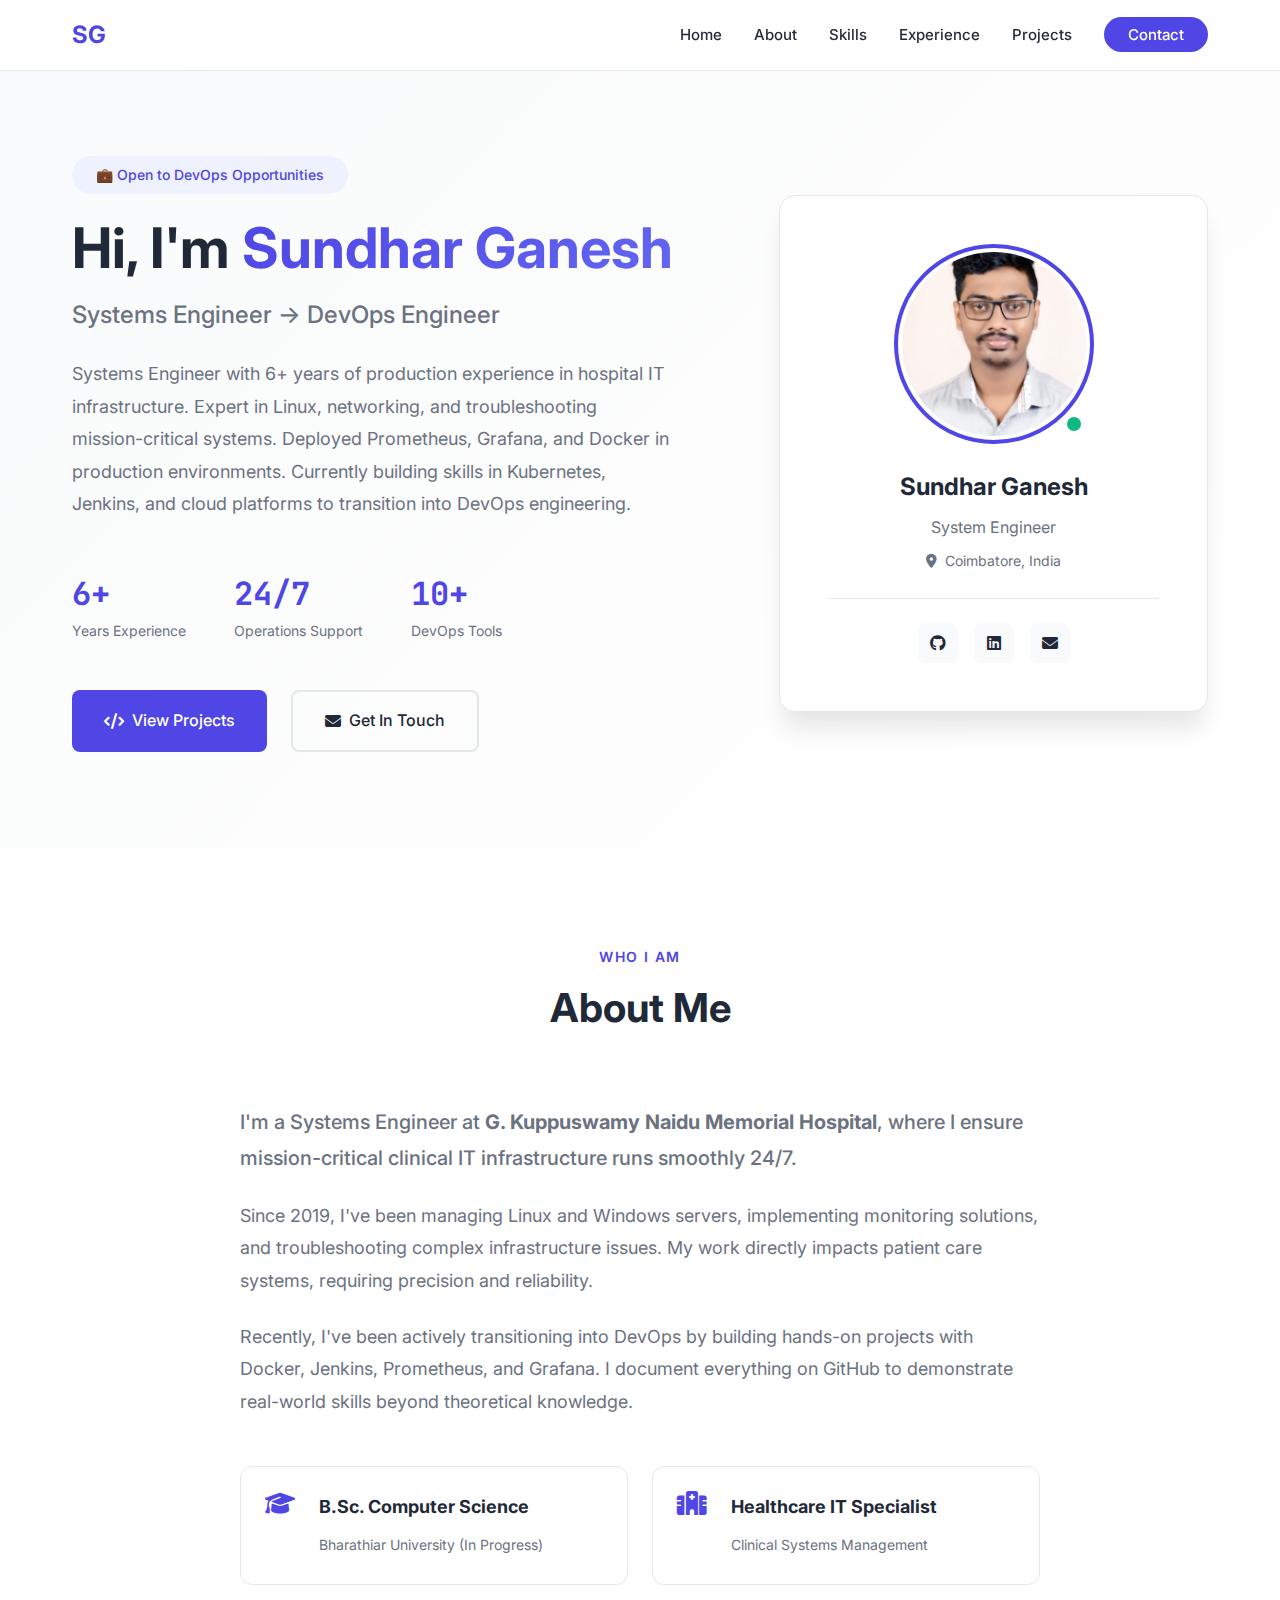
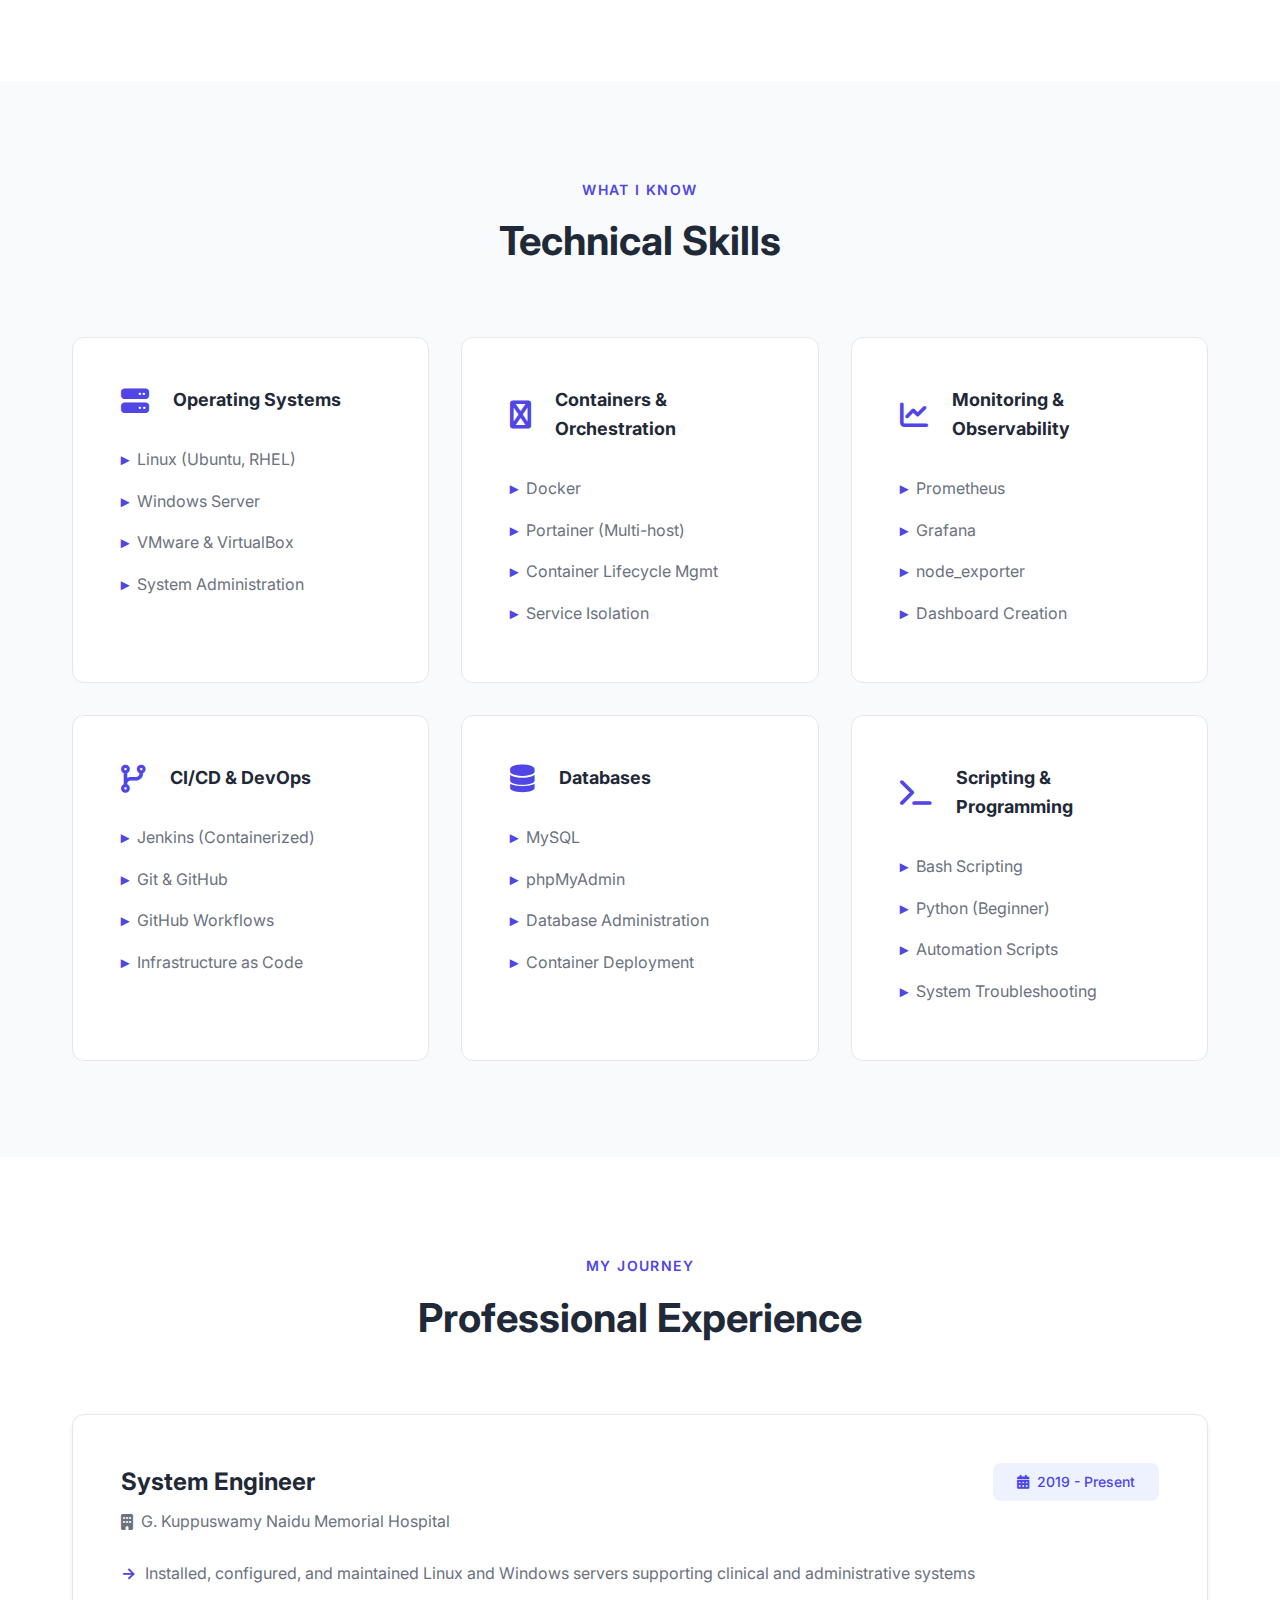
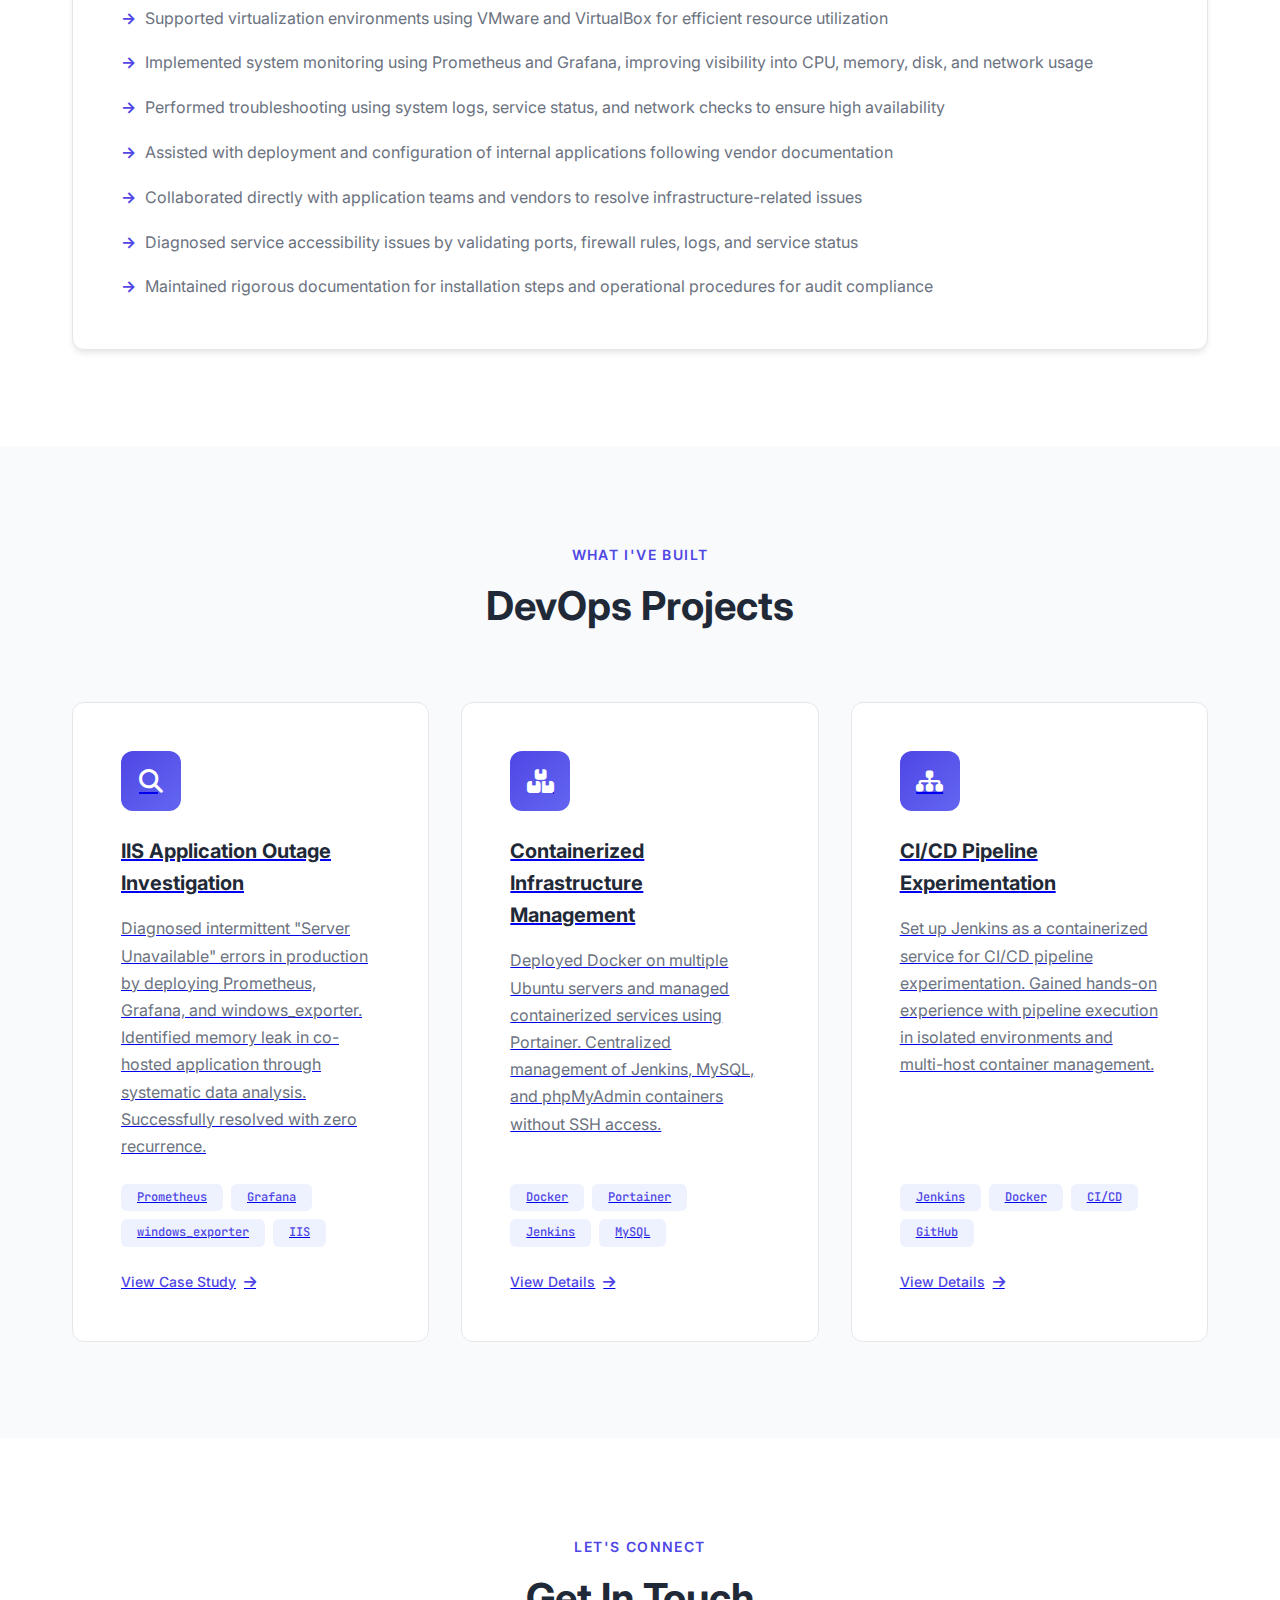
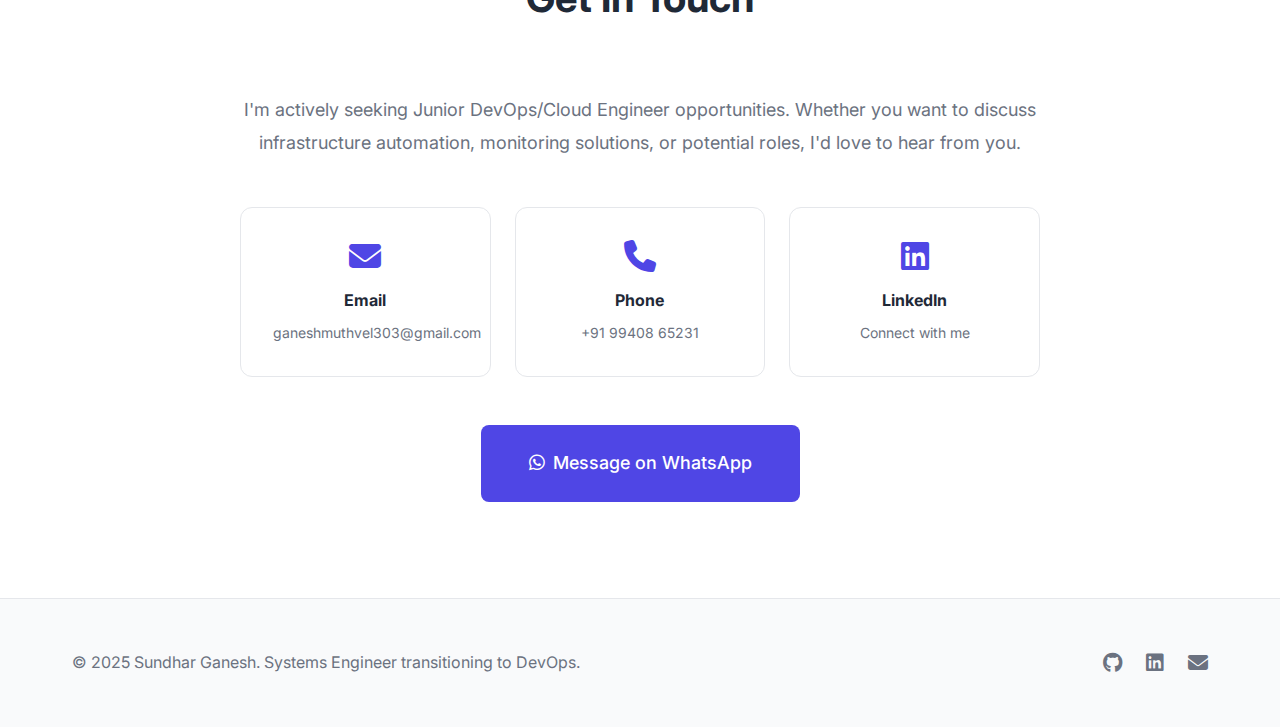
<file: index.html>
<!DOCTYPE html>
<html lang="en">
<head>
    <meta charset="UTF-8">
    <meta name="viewport" content="width=device-width, initial-scale=1.0">
    <title>Sundhar Ganesh - Systems Engineer | DevOps</title>
    <link rel="stylesheet" href="style.css">
    <link rel="preconnect" href="https://fonts.googleapis.com">
    <link rel="preconnect" href="https://fonts.gstatic.com" crossorigin>
    <link href="https://fonts.googleapis.com/css2?family=Inter:wght@300;400;500;600;700&family=JetBrains+Mono:wght@400;500;600&display=swap" rel="stylesheet">
    <link rel="stylesheet" href="https://cdnjs.cloudflare.com/ajax/libs/font-awesome/6.4.0/css/all.min.css">
</head>
<body>
    <!-- Navigation -->
    <nav class="navbar">
        <div class="nav-container">
            <div class="logo">SG</div>
            <ul class="nav-menu">
                <li><a href="#home">Home</a></li>
                <li><a href="#about">About</a></li>
                <li><a href="#skills">Skills</a></li>
                <li><a href="#experience">Experience</a></li>
                <li><a href="#projects">Projects</a></li>
                <li><a href="#contact" class="nav-cta">Contact</a></li>
            </ul>
            <div class="hamburger">
                <span></span>
                <span></span>
                <span></span>
            </div>
        </div>
    </nav>

    <!-- Hero Section -->
    <section id="home" class="hero">
        <div class="container">
            <div class="hero-content">
                <div class="hero-left">
                    <div class="hero-badge">💼 Open to DevOps Opportunities</div>
                    <h1 class="hero-title">
                        Hi, I'm <span class="gradient-text">Sundhar Ganesh</span>
                    </h1>
                    <h2 class="hero-subtitle">Systems Engineer → DevOps Engineer</h2>
                    <p class="hero-description">
                         Systems Engineer with 6+ years of production experience in hospital IT infrastructure. 
    Expert in Linux, networking, and troubleshooting mission-critical systems. Deployed 
    Prometheus, Grafana, and Docker in production environments. Currently building skills 
    in Kubernetes, Jenkins, and cloud platforms to transition into DevOps engineering.
                    </p>
                    <div class="hero-stats">
                        <div class="stat-item">
                            <span class="stat-number">6+</span>
                            <span class="stat-label">Years Experience</span>
                        </div>
                        <div class="stat-item">
                            <span class="stat-number">24/7</span>
                            <span class="stat-label">Operations Support</span>
                        </div>
                        <div class="stat-item">
                            <span class="stat-number">10+</span>
                            <span class="stat-label">DevOps Tools</span>
                        </div>
                    </div>
                    <div class="hero-buttons">
                        <a href="#projects" class="btn btn-primary">
                            <i class="fas fa-code"></i> View Projects
                        </a>
                        <a href="#contact" class="btn btn-secondary">
                            <i class="fas fa-envelope"></i> Get In Touch
                        </a>
                    </div>
                </div>
                <div class="hero-right">
                    <div class="profile-card">
                        <div class="profile-image-wrapper">
                            <div class="profile-image">
                                <img src="profile.png" alt="Sundhar Ganesh">
                            </div>
                            <div class="status-indicator"></div>
                        </div>
                        <div class="profile-info">
                            <h3>Sundhar Ganesh</h3>
                            <p>System Engineer</p>
                            <div class="profile-location">
                                <i class="fas fa-map-marker-alt"></i> Coimbatore, India
                            </div>
                        </div>
                        <div class="profile-social">
                            <a href="https://github.com/Nishanth7885" target="_blank" class="social-link">
                                <i class="fab fa-github"></i>
                            </a>
                            <a href="https://linkedin.com/in/sundhar-ganesh" target="_blank" class="social-link">
                                <i class="fab fa-linkedin"></i>
                            </a>
                            <a href="mailto:ganeshmuthvel303@gmail.com" class="social-link">
                                <i class="fas fa-envelope"></i>
                            </a>
                        </div>
                    </div>
                </div>
            </div>
        </div>
    </section>

    <!-- About Section -->
    <section id="about" class="section">
        <div class="container">
            <div class="section-header">
                <span class="section-label">Who I Am</span>
                <h2 class="section-title">About Me</h2>
            </div>
            <div class="about-content">
                <div class="about-text">
                    <p class="lead-text">
                        I'm a Systems Engineer at <strong>G. Kuppuswamy Naidu Memorial Hospital</strong>, 
                        where I ensure mission-critical clinical IT infrastructure runs smoothly 24/7.
                    </p>
                    <p>
                        Since 2019, I've been managing Linux and Windows servers, implementing monitoring 
                        solutions, and troubleshooting complex infrastructure issues. My work directly 
                        impacts patient care systems, requiring precision and reliability.
                    </p>
                    <p>
                        Recently, I've been actively transitioning into DevOps by building hands-on projects 
                        with Docker, Jenkins, Prometheus, and Grafana. I document everything on GitHub to 
                        demonstrate real-world skills beyond theoretical knowledge.
                    </p>
                    <div class="about-highlights">
                        <div class="highlight-item">
                            <i class="fas fa-graduation-cap"></i>
                            <div>
                                <strong>B.Sc. Computer Science</strong>
                                <span>Bharathiar University (In Progress)</span>
                            </div>
                        </div>
                        <div class="highlight-item">
                            <i class="fas fa-hospital"></i>
                            <div>
                                <strong>Healthcare IT Specialist</strong>
                                <span>Clinical Systems Management</span>
                            </div>
                        </div>
                    </div>
                </div>
            </div>
        </div>
    </section>

    <!-- Skills Section -->
    <section id="skills" class="section section-alt">
        <div class="container">
            <div class="section-header">
                <span class="section-label">What I Know</span>
                <h2 class="section-title">Technical Skills</h2>
            </div>
            <div class="skills-grid">
                <div class="skill-category">
                    <div class="skill-header">
                        <i class="fas fa-server"></i>
                        <h3>Operating Systems</h3>
                    </div>
                    <ul class="skill-list">
                        <li>Linux (Ubuntu, RHEL)</li>
                        <li>Windows Server</li>
                        <li>VMware & VirtualBox</li>
                        <li>System Administration</li>
                    </ul>
                </div>
                <div class="skill-category">
                    <div class="skill-header">
                        <i class="fas fa-docker"></i>
                        <h3>Containers & Orchestration</h3>
                    </div>
                    <ul class="skill-list">
                        <li>Docker</li>
                        <li>Portainer (Multi-host)</li>
                        <li>Container Lifecycle Mgmt</li>
                        <li>Service Isolation</li>
                    </ul>
                </div>
                <div class="skill-category">
                    <div class="skill-header">
                        <i class="fas fa-chart-line"></i>
                        <h3>Monitoring & Observability</h3>
                    </div>
                    <ul class="skill-list">
                        <li>Prometheus</li>
                        <li>Grafana</li>
                        <li>node_exporter</li>
                        <li>Dashboard Creation</li>
                    </ul>
                </div>
                <div class="skill-category">
                    <div class="skill-header">
                        <i class="fas fa-code-branch"></i>
                        <h3>CI/CD & DevOps</h3>
                    </div>
                    <ul class="skill-list">
                        <li>Jenkins (Containerized)</li>
                        <li>Git & GitHub</li>
                        <li>GitHub Workflows</li>
                        <li>Infrastructure as Code</li>
                    </ul>
                </div>
                <div class="skill-category">
                    <div class="skill-header">
                        <i class="fas fa-database"></i>
                        <h3>Databases</h3>
                    </div>
                    <ul class="skill-list">
                        <li>MySQL</li>
                        <li>phpMyAdmin</li>
                        <li>Database Administration</li>
                        <li>Container Deployment</li>
                    </ul>
                </div>
                <div class="skill-category">
                    <div class="skill-header">
                        <i class="fas fa-terminal"></i>
                        <h3>Scripting & Programming</h3>
                    </div>
                    <ul class="skill-list">
                        <li>Bash Scripting</li>
                        <li>Python (Beginner)</li>
                        <li>Automation Scripts</li>
                        <li>System Troubleshooting</li>
                    </ul>
                </div>
            </div>
        </div>
    </section>

    <!-- Experience Section -->
    <section id="experience" class="section">
        <div class="container">
            <div class="section-header">
                <span class="section-label">My Journey</span>
                <h2 class="section-title">Professional Experience</h2>
            </div>
            <div class="experience-card">
                <div class="experience-header">
                    <div>
                        <h3>System Engineer</h3>
                        <p class="company">
                            <i class="fas fa-building"></i> 
                            G. Kuppuswamy Naidu Memorial Hospital
                        </p>
                    </div>
                    <div class="experience-period">
                        <i class="fas fa-calendar-alt"></i>
                        2019 - Present
                    </div>
                </div>
                <div class="experience-description">
                    <ul class="experience-list">
                        <li>Installed, configured, and maintained Linux and Windows servers supporting clinical and administrative systems</li>
                        <li>Supported virtualization environments using VMware and VirtualBox for efficient resource utilization</li>
                        <li>Implemented system monitoring using Prometheus and Grafana, improving visibility into CPU, memory, disk, and network usage</li>
                        <li>Performed troubleshooting using system logs, service status, and network checks to ensure high availability</li>
                        <li>Assisted with deployment and configuration of internal applications following vendor documentation</li>
                        <li>Collaborated directly with application teams and vendors to resolve infrastructure-related issues</li>
                        <li>Diagnosed service accessibility issues by validating ports, firewall rules, logs, and service status</li>
                        <li>Maintained rigorous documentation for installation steps and operational procedures for audit compliance</li>
                    </ul>
                </div>
            </div>
        </div>
    </section>

    <!-- Projects Section -->
    <section id="projects" class="section section-alt">
        <div class="container">
            <div class="section-header">
                <span class="section-label">What I've Built</span>
                <h2 class="section-title">DevOps Projects</h2>
            </div>
            <div class="projects-grid">
                <!-- Project 1: IIS Incident Investigation - FEATURED -->
            <a href="project-monitoring.html" class="project-card">
                <div class="project-icon">
                    <i class="fas fa-search"></i>
                </div>
                <h3>IIS Application Outage Investigation</h3>
                <p>
                    Diagnosed intermittent "Server Unavailable" errors in production by deploying 
                    Prometheus, Grafana, and windows_exporter. Identified memory leak in co-hosted 
                    application through systematic data analysis. Successfully resolved with zero recurrence.
                </p>
                <div class="project-tech">
                    <span class="tech-tag">Prometheus</span>
                    <span class="tech-tag">Grafana</span>
                    <span class="tech-tag">windows_exporter</span>
                    <span class="tech-tag">IIS</span>
                </div>
                <div class="project-links">
                    <span class="project-link">
                        View Case Study <i class="fas fa-arrow-right"></i>
                    </span>
                </div>
            </a>

                <!-- Project 2: Containerized Infrastructure - CLICKABLE -->
                <a href="project-docker.html" class="project-card">
                    <div class="project-icon">
                        <i class="fas fa-boxes"></i>
                    </div>
                    <h3>Containerized Infrastructure Management</h3>
                    <p>
                        Deployed Docker on multiple Ubuntu servers and managed containerized services 
                        using Portainer. Centralized management of Jenkins, MySQL, and phpMyAdmin 
                        containers without SSH access.
                    </p>
                    <div class="project-tech">
                        <span class="tech-tag">Docker</span>
                        <span class="tech-tag">Portainer</span>
                        <span class="tech-tag">Jenkins</span>
                        <span class="tech-tag">MySQL</span>
                    </div>
                    <div class="project-links">
                        <span class="project-link">
                            View Details <i class="fas fa-arrow-right"></i>
                        </span>
                    </div>
                </a>

                <!-- Project 3: CI/CD Pipeline - CLICKABLE -->
                <a href="project-cicd.html" class="project-card">
                    <div class="project-icon">
                        <i class="fas fa-sitemap"></i>
                    </div>
                    <h3>CI/CD Pipeline Experimentation</h3>
                    <p>
                        Set up Jenkins as a containerized service for CI/CD pipeline experimentation. 
                        Gained hands-on experience with pipeline execution in isolated environments 
                        and multi-host container management.
                    </p>
                    <div class="project-tech">
                        <span class="tech-tag">Jenkins</span>
                        <span class="tech-tag">Docker</span>
                        <span class="tech-tag">CI/CD</span>
                        <span class="tech-tag">GitHub</span>
                    </div>
                    <div class="project-links">
                        <span class="project-link">
                            View Details <i class="fas fa-arrow-right"></i>
                        </span>
                    </div>
                </a>
            </div>
        </div>
    </section>

    <!-- Contact Section -->
    <section id="contact" class="section">
        <div class="container">
            <div class="contact-content">
                <div class="section-header">
                    <span class="section-label">Let's Connect</span>
                    <h2 class="section-title">Get In Touch</h2>
                </div>
                <p class="contact-text">
                    I'm actively seeking Junior DevOps/Cloud Engineer opportunities. Whether you want 
                    to discuss infrastructure automation, monitoring solutions, or potential roles, 
                    I'd love to hear from you.
                </p>
                <div class="contact-methods">
                    <a href="mailto:ganeshmuthvel303@gmail.com" class="contact-card">
                        <i class="fas fa-envelope"></i>
                        <h4>Email</h4>
                        <p>ganeshmuthvel303@gmail.com</p>
                    </a>
                    <a href="tel:+919940865231" class="contact-card">
                        <i class="fas fa-phone"></i>
                        <h4>Phone</h4>
                        <p>+91 99408 65231</p>
                    </a>
                    <a href="https://linkedin.com/in/sundhar-ganesh" target="_blank" class="contact-card">
                        <i class="fab fa-linkedin"></i>
                        <h4>LinkedIn</h4>
                        <p>Connect with me</p>
                    </a>
                </div>
                <a href="https://wa.me/919940865231?text=Hi%20Sundhar,%20I%20found%20your%20portfolio%20and%20would%20like%20to%20connect!" 
                   target="_blank" 
                   class="btn btn-primary btn-large">
                    <i class="fab fa-whatsapp"></i> Message on WhatsApp
                </a>
            </div>
        </div>
    </section>

    <!-- Footer -->
    <footer class="footer">
        <div class="container">
            <div class="footer-content">
                <p>&copy; 2025 Sundhar Ganesh. Systems Engineer transitioning to DevOps.</p>
                <div class="footer-links">
                    <a href="https://github.com/Nishanth7885" target="_blank"><i class="fab fa-github"></i></a>
                    <a href="https://linkedin.com/in/sundhar-ganesh" target="_blank"><i class="fab fa-linkedin"></i></a>
                    <a href="mailto:ganeshmuthvel303@gmail.com"><i class="fas fa-envelope"></i></a>
                </div>
            </div>
        </div>
    </footer>

    <script src="script.js"></script>
</body>
</html>
</file>
<file: style.css>
/* ==================== RESET & BASE ==================== */
* {
    margin: 0;
    padding: 0;
    box-sizing: border-box;
}

:root {
    /* Modern Color Palette */
    --color-primary: #4F46E5;
    --color-primary-light: #6366F1;
    --color-primary-dark: #4338CA;
    --color-secondary: #10B981;
    --color-accent: #F59E0B;
    
    /* Neutral Colors */
    --color-bg: #FFFFFF;
    --color-bg-alt: #F9FAFB;
    --color-surface: #FFFFFF;
    --color-text: #1F2937;
    --color-text-light: #6B7280;
    --color-border: #E5E7EB;
    
    /* Spacing */
    --spacing-xs: 0.5rem;
    --spacing-sm: 1rem;
    --spacing-md: 1.5rem;
    --spacing-lg: 2rem;
    --spacing-xl: 3rem;
    --spacing-2xl: 4rem;
    --spacing-3xl: 6rem;
    
    /* Typography */
    --font-sans: 'Inter', -apple-system, BlinkMacSystemFont, 'Segoe UI', sans-serif;
    --font-mono: 'JetBrains Mono', 'Fira Code', monospace;
    
    /* Shadows */
    --shadow-sm: 0 1px 2px 0 rgba(0, 0, 0, 0.05);
    --shadow-md: 0 4px 6px -1px rgba(0, 0, 0, 0.1);
    --shadow-lg: 0 10px 15px -3px rgba(0, 0, 0, 0.1);
    --shadow-xl: 0 20px 25px -5px rgba(0, 0, 0, 0.1);
    
    /* Border Radius */
    --radius-sm: 0.375rem;
    --radius-md: 0.5rem;
    --radius-lg: 0.75rem;
    --radius-xl: 1rem;
    --radius-full: 9999px;
    
    /* Transitions */
    --transition: all 0.3s cubic-bezier(0.4, 0, 0.2, 1);
}

html {
    scroll-behavior: smooth;
}

body {
    font-family: var(--font-sans);
    color: var(--color-text);
    background-color: var(--color-bg);
    line-height: 1.6;
    -webkit-font-smoothing: antialiased;
    -moz-osx-font-smoothing: grayscale;
}

.container {
    max-width: 1200px;
    margin: 0 auto;
    padding: 0 var(--spacing-lg);
}

.section {
    padding: var(--spacing-3xl) 0;
}

.section-alt {
    background-color: var(--color-bg-alt);
}

/* ==================== NAVIGATION ==================== */
.navbar {
    position: fixed;
    top: 0;
    left: 0;
    right: 0;
    background: rgba(255, 255, 255, 0.95);
    backdrop-filter: blur(10px);
    border-bottom: 1px solid var(--color-border);
    z-index: 1000;
    transition: var(--transition);
}

.navbar.scrolled {
    box-shadow: var(--shadow-md);
}

.nav-container {
    max-width: 1200px;
    margin: 0 auto;
    padding: var(--spacing-sm) var(--spacing-lg);
    display: flex;
    justify-content: space-between;
    align-items: center;
}

.logo {
    font-size: 1.5rem;
    font-weight: 700;
    color: var(--color-primary);
}

.nav-menu {
    display: flex;
    gap: var(--spacing-lg);
    list-style: none;
    align-items: center;
}

.nav-menu a {
    text-decoration: none;
    color: var(--color-text);
    font-weight: 500;
    font-size: 0.9375rem;
    transition: var(--transition);
    padding: var(--spacing-xs) 0;
}

.nav-menu a:hover {
    color: var(--color-primary);
}

.nav-cta {
    padding: var(--spacing-xs) var(--spacing-md) !important;
    background: var(--color-primary);
    color: white !important;
    border-radius: var(--radius-full);
}

.nav-cta:hover {
    background: var(--color-primary-dark) !important;
    transform: translateY(-2px);
}

.hamburger {
    display: none;
    flex-direction: column;
    gap: 4px;
    cursor: pointer;
}

.hamburger span {
    width: 24px;
    height: 2px;
    background: var(--color-text);
    border-radius: 2px;
    transition: var(--transition);
}

/* ==================== HERO SECTION ==================== */
.hero {
    padding: calc(var(--spacing-3xl) + 60px) 0 var(--spacing-3xl);
    background: linear-gradient(135deg, #F9FAFB 0%, #FFFFFF 100%);
}

.hero-content {
    display: grid;
    grid-template-columns: 1.2fr 0.8fr;
    gap: var(--spacing-2xl);
    align-items: center;
}

.hero-badge {
    display: inline-flex;
    align-items: center;
    gap: var(--spacing-xs);
    padding: var(--spacing-xs) var(--spacing-md);
    background: #EEF2FF;
    color: var(--color-primary);
    border-radius: var(--radius-full);
    font-size: 0.875rem;
    font-weight: 500;
    margin-bottom: var(--spacing-md);
}

.hero-title {
    font-size: 3.5rem;
    font-weight: 700;
    line-height: 1.1;
    margin-bottom: var(--spacing-sm);
    color: var(--color-text);
}

.gradient-text {
    background: linear-gradient(135deg, var(--color-primary) 0%, var(--color-primary-light) 100%);
    -webkit-background-clip: text;
    -webkit-text-fill-color: transparent;
    background-clip: text;
}

.hero-subtitle {
    font-size: 1.5rem;
    color: var(--color-text-light);
    margin-bottom: var(--spacing-md);
    font-weight: 500;
}

.hero-description {
    font-size: 1.125rem;
    color: var(--color-text-light);
    line-height: 1.8;
    margin-bottom: var(--spacing-xl);
    max-width: 600px;
}

.hero-stats {
    display: flex;
    gap: var(--spacing-xl);
    margin-bottom: var(--spacing-xl);
}

.stat-item {
    display: flex;
    flex-direction: column;
}

.stat-number {
    font-size: 2rem;
    font-weight: 700;
    color: var(--color-primary);
    font-family: var(--font-mono);
}

.stat-label {
    font-size: 0.875rem;
    color: var(--color-text-light);
}

.hero-buttons {
    display: flex;
    gap: var(--spacing-md);
}

/* Profile Card */
.profile-card {
    background: var(--color-surface);
    border-radius: var(--radius-xl);
    padding: var(--spacing-xl);
    box-shadow: var(--shadow-xl);
    border: 1px solid var(--color-border);
    text-align: center;
}

.profile-image-wrapper {
    position: relative;
    display: inline-block;
    margin-bottom: var(--spacing-md);
}

.profile-image {
    width: 200px;
    height: 200px;
    border-radius: var(--radius-full);
    overflow: hidden;
    border: 4px solid var(--color-primary);
    padding: 4px;
    background: white;
}

.profile-image img {
    width: 100%;
    height: 100%;
    object-fit: cover;
    border-radius: var(--radius-full);
}

.status-indicator {
    position: absolute;
    bottom: 10px;
    right: 10px;
    width: 20px;
    height: 20px;
    background: var(--color-secondary);
    border: 3px solid white;
    border-radius: var(--radius-full);
}

.profile-info h3 {
    font-size: 1.5rem;
    margin-bottom: var(--spacing-xs);
}

.profile-info p {
    color: var(--color-text-light);
    margin-bottom: var(--spacing-xs);
}

.profile-location {
    display: inline-flex;
    align-items: center;
    gap: var(--spacing-xs);
    color: var(--color-text-light);
    font-size: 0.875rem;
}

.profile-social {
    display: flex;
    justify-content: center;
    gap: var(--spacing-sm);
    margin-top: var(--spacing-md);
    padding-top: var(--spacing-md);
    border-top: 1px solid var(--color-border);
}

.social-link {
    width: 40px;
    height: 40px;
    display: flex;
    align-items: center;
    justify-content: center;
    background: var(--color-bg-alt);
    border-radius: var(--radius-md);
    color: var(--color-text);
    transition: var(--transition);
    text-decoration: none;
}

.social-link:hover {
    background: var(--color-primary);
    color: white;
    transform: translateY(-2px);
}

/* ==================== BUTTONS ==================== */
.btn {
    display: inline-flex;
    align-items: center;
    gap: var(--spacing-xs);
    padding: var(--spacing-sm) var(--spacing-lg);
    border-radius: var(--radius-md);
    font-weight: 500;
    text-decoration: none;
    transition: var(--transition);
    cursor: pointer;
    border: none;
    font-size: 1rem;
}

.btn-primary {
    background: var(--color-primary);
    color: white;
}

.btn-primary:hover {
    background: var(--color-primary-dark);
    transform: translateY(-2px);
    box-shadow: var(--shadow-lg);
}

.btn-secondary {
    background: transparent;
    color: var(--color-text);
    border: 2px solid var(--color-border);
}

.btn-secondary:hover {
    border-color: var(--color-primary);
    color: var(--color-primary);
}

.btn-large {
    padding: var(--spacing-md) var(--spacing-xl);
    font-size: 1.125rem;
}

/* ==================== SECTION HEADERS ==================== */
.section-header {
    text-align: center;
    margin-bottom: var(--spacing-2xl);
}

.section-label {
    display: inline-block;
    color: var(--color-primary);
    font-weight: 600;
    font-size: 0.875rem;
    text-transform: uppercase;
    letter-spacing: 0.1em;
    margin-bottom: var(--spacing-xs);
}

.section-title {
    font-size: 2.5rem;
    font-weight: 700;
    color: var(--color-text);
}

/* ==================== ABOUT SECTION ==================== */
.about-content {
    max-width: 800px;
    margin: 0 auto;
}

.about-text {
    font-size: 1.125rem;
    line-height: 1.8;
}

.lead-text {
    font-size: 1.25rem;
    color: var(--color-text);
    font-weight: 500;
}

.about-text p {
    color: var(--color-text-light);
    margin-bottom: var(--spacing-md);
}

.about-highlights {
    display: grid;
    grid-template-columns: repeat(auto-fit, minmax(250px, 1fr));
    gap: var(--spacing-md);
    margin-top: var(--spacing-xl);
}

.highlight-item {
    display: flex;
    gap: var(--spacing-md);
    padding: var(--spacing-md);
    background: var(--color-surface);
    border-radius: var(--radius-lg);
    border: 1px solid var(--color-border);
}

.highlight-item i {
    font-size: 1.5rem;
    color: var(--color-primary);
}

.highlight-item strong {
    display: block;
    color: var(--color-text);
    margin-bottom: 0.25rem;
}

.highlight-item span {
    color: var(--color-text-light);
    font-size: 0.875rem;
}

/* ==================== SKILLS SECTION ==================== */
.skills-grid {
    display: grid;
    grid-template-columns: repeat(auto-fit, minmax(300px, 1fr));
    gap: var(--spacing-lg);
}

.skill-category {
    background: var(--color-surface);
    padding: var(--spacing-xl);
    border-radius: var(--radius-lg);
    border: 1px solid var(--color-border);
    transition: var(--transition);
}

.skill-category:hover {
    box-shadow: var(--shadow-lg);
    transform: translateY(-4px);
    border-color: var(--color-primary);
}

.skill-header {
    display: flex;
    align-items: center;
    gap: var(--spacing-md);
    margin-bottom: var(--spacing-md);
}

.skill-header i {
    font-size: 1.75rem;
    color: var(--color-primary);
}

.skill-header h3 {
    font-size: 1.125rem;
    color: var(--color-text);
}

.skill-list {
    list-style: none;
}

.skill-list li {
    padding: var(--spacing-xs) 0;
    color: var(--color-text-light);
    display: flex;
    align-items: center;
    gap: var(--spacing-xs);
}

.skill-list li::before {
    content: "▸";
    color: var(--color-primary);
    font-weight: bold;
}

/* ==================== EXPERIENCE SECTION ==================== */
.experience-card {
    background: var(--color-surface);
    padding: var(--spacing-xl);
    border-radius: var(--radius-lg);
    border: 1px solid var(--color-border);
    box-shadow: var(--shadow-md);
}

.experience-header {
    display: flex;
    justify-content: space-between;
    align-items: flex-start;
    margin-bottom: var(--spacing-md);
    flex-wrap: wrap;
    gap: var(--spacing-md);
}

.experience-header h3 {
    font-size: 1.5rem;
    color: var(--color-text);
    margin-bottom: var(--spacing-xs);
}

.company {
    color: var(--color-text-light);
    display: flex;
    align-items: center;
    gap: var(--spacing-xs);
}

.experience-period {
    background: #EEF2FF;
    color: var(--color-primary);
    padding: var(--spacing-xs) var(--spacing-md);
    border-radius: var(--radius-md);
    font-size: 0.875rem;
    font-weight: 500;
    display: flex;
    align-items: center;
    gap: var(--spacing-xs);
}

.experience-list {
    list-style: none;
    display: grid;
    gap: var(--spacing-sm);
}

.experience-list li {
    padding-left: var(--spacing-md);
    position: relative;
    color: var(--color-text-light);
    line-height: 1.8;
}

.experience-list li::before {
    content: "→";
    position: absolute;
    left: 0;
    color: var(--color-primary);
    font-weight: bold;
}

/* ==================== PROJECTS SECTION ==================== */
.projects-grid {
    display: grid;
    grid-template-columns: repeat(auto-fit, minmax(320px, 1fr));
    gap: var(--spacing-lg);
}

.project-card {
    background: var(--color-surface);
    padding: var(--spacing-xl);
    border-radius: var(--radius-lg);
    border: 1px solid var(--color-border);
    transition: var(--transition);
    display: flex;
    flex-direction: column;
}

.project-card:hover {
    box-shadow: var(--shadow-xl);
    transform: translateY(-6px);
    border-color: var(--color-primary);
}

.project-icon {
    width: 60px;
    height: 60px;
    background: linear-gradient(135deg, var(--color-primary), var(--color-primary-light));
    color: white;
    border-radius: var(--radius-lg);
    display: flex;
    align-items: center;
    justify-content: center;
    font-size: 1.5rem;
    margin-bottom: var(--spacing-md);
}

.project-card h3 {
    font-size: 1.25rem;
    margin-bottom: var(--spacing-sm);
    color: var(--color-text);
}

.project-card p {
    color: var(--color-text-light);
    line-height: 1.7;
    margin-bottom: var(--spacing-md);
    flex-grow: 1;
}

.project-tech {
    display: flex;
    flex-wrap: wrap;
    gap: var(--spacing-xs);
    margin-bottom: var(--spacing-md);
}

.tech-tag {
    padding: 0.25rem var(--spacing-sm);
    background: #EEF2FF;
    color: var(--color-primary);
    border-radius: var(--radius-sm);
    font-size: 0.75rem;
    font-weight: 500;
    font-family: var(--font-mono);
}

.project-links {
    display: flex;
    gap: var(--spacing-sm);
}

.project-link {
    display: inline-flex;
    align-items: center;
    gap: var(--spacing-xs);
    color: var(--color-primary);
    text-decoration: none;
    font-weight: 500;
    font-size: 0.875rem;
    transition: var(--transition);
}

.project-link:hover {
    color: var(--color-primary-dark);
}

/* ==================== CONTACT SECTION ==================== */
.contact-content {
    max-width: 800px;
    margin: 0 auto;
    text-align: center;
}

.contact-text {
    font-size: 1.125rem;
    color: var(--color-text-light);
    margin-bottom: var(--spacing-xl);
    line-height: 1.8;
}

.contact-methods {
    display: grid;
    grid-template-columns: repeat(auto-fit, minmax(200px, 1fr));
    gap: var(--spacing-md);
    margin-bottom: var(--spacing-xl);
}

.contact-card {
    background: var(--color-surface);
    padding: var(--spacing-lg);
    border-radius: var(--radius-lg);
    border: 1px solid var(--color-border);
    transition: var(--transition);
    text-decoration: none;
    color: var(--color-text);
}

.contact-card:hover {
    box-shadow: var(--shadow-lg);
    transform: translateY(-4px);
    border-color: var(--color-primary);
}

.contact-card i {
    font-size: 2rem;
    color: var(--color-primary);
    margin-bottom: var(--spacing-sm);
}

.contact-card h4 {
    font-size: 1rem;
    margin-bottom: var(--spacing-xs);
}

.contact-card p {
    color: var(--color-text-light);
    font-size: 0.875rem;
}

/* ==================== FOOTER ==================== */
.footer {
    background: var(--color-bg-alt);
    padding: var(--spacing-xl) 0;
    border-top: 1px solid var(--color-border);
}

.footer-content {
    display: flex;
    justify-content: space-between;
    align-items: center;
    flex-wrap: wrap;
    gap: var(--spacing-md);
}

.footer-content p {
    color: var(--color-text-light);
}

.footer-links {
    display: flex;
    gap: var(--spacing-md);
}

.footer-links a {
    color: var(--color-text-light);
    font-size: 1.25rem;
    transition: var(--transition);
}

.footer-links a:hover {
    color: var(--color-primary);
    transform: translateY(-2px);
}

/* ==================== ANIMATIONS ==================== */
@keyframes fadeInUp {
    from {
        opacity: 0;
        transform: translateY(30px);
    }
    to {
        opacity: 1;
        transform: translateY(0);
    }
}

.fade-in {
    animation: fadeInUp 0.6s ease-out;
}

/* ==================== RESPONSIVE DESIGN ==================== */
@media (max-width: 968px) {
    .hero-content {
        grid-template-columns: 1fr;
        text-align: center;
    }
    
    .hero-left {
        order: 2;
    }
    
    .hero-right {
        order: 1;
    }
    
    .hero-title {
        font-size: 2.5rem;
    }
    
    .hero-stats {
        justify-content: center;
    }
    
    .hero-buttons {
        justify-content: center;
    }
    
    .skills-grid {
        grid-template-columns: 1fr;
    }
    
    .projects-grid {
        grid-template-columns: 1fr;
    }
}

@media (max-width: 768px) {
    .nav-menu {
        display: none;
        position: absolute;
        top: 100%;
        left: 0;
        right: 0;
        background: white;
        flex-direction: column;
        padding: var(--spacing-md);
        box-shadow: var(--shadow-lg);
    }
    
    .nav-menu.active {
        display: flex;
    }
    
    .hamburger {
        display: flex;
    }
    
    .hero-title {
        font-size: 2rem;
    }
    
    .hero-subtitle {
        font-size: 1.25rem;
    }
    
    .section-title {
        font-size: 2rem;
    }
    
    .experience-header {
        flex-direction: column;
    }
}
/* ==================== PROJECT PAGE STYLES ==================== */

/* Project Hero */
.project-hero {
    padding: calc(var(--spacing-3xl) + 60px) 0 var(--spacing-2xl);
    background: linear-gradient(135deg, #F9FAFB 0%, #FFFFFF 100%);
    border-bottom: 1px solid var(--color-border);
}

.back-link {
    display: inline-flex;
    align-items: center;
    gap: var(--spacing-xs);
    color: var(--color-text-light);
    text-decoration: none;
    margin-bottom: var(--spacing-lg);
    font-weight: 500;
    transition: var(--transition);
}

.back-link:hover {
    color: var(--color-primary);
    transform: translateX(-4px);
}

.project-hero-content {
    text-align: center;
    max-width: 800px;
    margin: 0 auto;
}

.project-hero-icon {
    width: 100px;
    height: 100px;
    background: linear-gradient(135deg, var(--color-primary), var(--color-primary-light));
    color: white;
    border-radius: var(--radius-xl);
    display: flex;
    align-items: center;
    justify-content: center;
    font-size: 3rem;
    margin: 0 auto var(--spacing-lg);
    box-shadow: var(--shadow-xl);
}

.project-hero h1 {
    font-size: 3rem;
    margin-bottom: var(--spacing-sm);
    color: var(--color-text);
}

.project-hero-subtitle {
    font-size: 1.25rem;
    color: var(--color-text-light);
    margin-bottom: var(--spacing-lg);
}

.project-meta {
    display: flex;
    justify-content: center;
    gap: var(--spacing-xl);
    flex-wrap: wrap;
}

.meta-item {
    display: inline-flex;
    align-items: center;
    gap: var(--spacing-xs);
    color: var(--color-text-light);
    font-size: 0.9375rem;
}

.meta-item i {
    color: var(--color-primary);
}

/* Project Container */
.project-container {
    display: grid;
    grid-template-columns: 1fr 320px;
    gap: var(--spacing-2xl);
    align-items: start;
}

.project-content {
    min-width: 0;
}

/* Content Blocks */
.content-block {
    margin-bottom: var(--spacing-3xl);
}

.content-block h2 {
    font-size: 1.75rem;
    margin-bottom: var(--spacing-md);
    color: var(--color-text);
    display: flex;
    align-items: center;
    gap: var(--spacing-sm);
}

.content-block h2 i {
    color: var(--color-primary);
}

.content-block p {
    color: var(--color-text-light);
    line-height: 1.8;
    margin-bottom: var(--spacing-md);
}

.content-block code {
    background: var(--color-bg-alt);
    padding: 0.2em 0.5em;
    border-radius: var(--radius-sm);
    font-family: var(--font-mono);
    font-size: 0.875em;
    color: var(--color-primary);
}

/* Tech Stack Grid */
.tech-stack-grid {
    display: grid;
    grid-template-columns: repeat(auto-fit, minmax(200px, 1fr));
    gap: var(--spacing-md);
}

.tech-stack-item {
    background: var(--color-surface);
    padding: var(--spacing-lg);
    border-radius: var(--radius-lg);
    border: 1px solid var(--color-border);
    text-align: center;
    transition: var(--transition);
}

.tech-stack-item:hover {
    box-shadow: var(--shadow-lg);
    transform: translateY(-4px);
    border-color: var(--color-primary);
}

.tech-stack-item i {
    font-size: 2.5rem;
    color: var(--color-primary);
    margin-bottom: var(--spacing-sm);
}

.tech-stack-item h3 {
    font-size: 1.125rem;
    margin-bottom: var(--spacing-xs);
    color: var(--color-text);
}

.tech-stack-item p {
    font-size: 0.875rem;
    color: var(--color-text-light);
    margin: 0;
}

/* Screenshot Gallery */
.screenshot-gallery {
    display: grid;
    gap: var(--spacing-lg);
}

.screenshot-large {
    background: var(--color-surface);
    border-radius: var(--radius-lg);
    overflow: hidden;
    border: 1px solid var(--color-border);
    box-shadow: var(--shadow-md);
}

.screenshot-large img {
    width: 100%;
    height: auto;
    display: block;
}

.screenshot-large p {
    padding: var(--spacing-md);
    margin: 0;
    font-size: 0.9375rem;
    color: var(--color-text);
    background: var(--color-bg-alt);
}

.screenshot-grid {
    display: grid;
    grid-template-columns: repeat(auto-fit, minmax(300px, 1fr));
    gap: var(--spacing-md);
}

/* Feature List Detailed */
.feature-list-detailed {
    list-style: none;
    display: grid;
    gap: var(--spacing-md);
}

.feature-list-detailed li {
    display: flex;
    gap: var(--spacing-md);
    padding: var(--spacing-md);
    background: var(--color-bg-alt);
    border-radius: var(--radius-md);
    border-left: 3px solid var(--color-secondary);
}

.feature-list-detailed i {
    font-size: 1.5rem;
    color: var(--color-secondary);
    flex-shrink: 0;
    margin-top: 0.25rem;
}

.feature-list-detailed strong {
    display: block;
    color: var(--color-text);
    margin-bottom: 0.25rem;
    font-size: 1rem;
}

.feature-list-detailed p {
    margin: 0;
    font-size: 0.9375rem;
    color: var(--color-text-light);
}

/* Implementation Grid */
.implementation-grid {
    display: grid;
    grid-template-columns: repeat(auto-fit, minmax(250px, 1fr));
    gap: var(--spacing-md);
}

.implementation-item {
    background: var(--color-surface);
    padding: var(--spacing-lg);
    border-radius: var(--radius-lg);
    border: 1px solid var(--color-border);
}

.implementation-item h3 {
    font-size: 1.125rem;
    margin-bottom: var(--spacing-md);
    color: var(--color-text);
    padding-bottom: var(--spacing-xs);
    border-bottom: 2px solid var(--color-primary);
}

.implementation-item ul {
    list-style: none;
    display: grid;
    gap: var(--spacing-xs);
}

.implementation-item li {
    padding-left: var(--spacing-md);
    position: relative;
    color: var(--color-text-light);
    font-size: 0.9375rem;
}

.implementation-item li::before {
    content: "→";
    position: absolute;
    left: 0;
    color: var(--color-primary);
}

/* Challenge Cards */
.challenge-list {
    display: grid;
    gap: var(--spacing-lg);
}

.challenge-card {
    display: flex;
    gap: var(--spacing-md);
    background: var(--color-surface);
    padding: var(--spacing-lg);
    border-radius: var(--radius-lg);
    border: 1px solid var(--color-border);
}

.challenge-number {
    font-size: 2.5rem;
    font-weight: 700;
    color: var(--color-primary);
    font-family: var(--font-mono);
    opacity: 0.3;
    flex-shrink: 0;
    line-height: 1;
}

.challenge-content h3 {
    font-size: 1.25rem;
    margin-bottom: var(--spacing-md);
    color: var(--color-text);
}

.challenge-detail h4 {
    font-size: 0.875rem;
    text-transform: uppercase;
    letter-spacing: 0.05em;
    color: var(--color-primary);
    margin-bottom: var(--spacing-xs);
    margin-top: var(--spacing-md);
}

.challenge-detail h4:first-child {
    margin-top: 0;
}

.challenge-detail p {
    margin: 0 0 var(--spacing-sm) 0;
    font-size: 0.9375rem;
}

/* Impact Grid */
.impact-grid {
    display: grid;
    grid-template-columns: repeat(auto-fit, minmax(200px, 1fr));
    gap: var(--spacing-md);
}

.impact-card {
    background: linear-gradient(135deg, var(--color-primary), var(--color-primary-light));
    padding: var(--spacing-xl);
    border-radius: var(--radius-lg);
    text-align: center;
    color: white;
}

.impact-icon {
    font-size: 2.5rem;
    margin-bottom: var(--spacing-sm);
}

.impact-card h3 {
    font-size: 1.75rem;
    margin-bottom: var(--spacing-xs);
    font-weight: 700;
}

.impact-card p {
    margin: 0;
    font-size: 0.9375rem;
    opacity: 0.9;
}

/* Resource Cards */
.resource-cards {
    display: grid;
    grid-template-columns: repeat(auto-fit, minmax(250px, 1fr));
    gap: var(--spacing-md);
}

.resource-card {
    display: flex;
    flex-direction: column;
    align-items: center;
    text-align: center;
    padding: var(--spacing-xl);
    background: var(--color-surface);
    border: 2px solid var(--color-border);
    border-radius: var(--radius-lg);
    text-decoration: none;
    transition: var(--transition);
}

.resource-card:hover {
    border-color: var(--color-primary);
    box-shadow: var(--shadow-lg);
    transform: translateY(-4px);
}

.resource-card i {
    font-size: 3rem;
    color: var(--color-primary);
    margin-bottom: var(--spacing-md);
}

.resource-card h3 {
    font-size: 1.125rem;
    margin-bottom: var(--spacing-xs);
    color: var(--color-text);
}

.resource-card p {
    margin: 0;
    font-size: 0.9375rem;
    color: var(--color-text-light);
}

/* Project CTA Section */
.project-cta-section {
    background: linear-gradient(135deg, #F9FAFB 0%, #FFFFFF 100%);
    padding: var(--spacing-2xl);
    border-radius: var(--radius-xl);
    text-align: center;
    margin-top: var(--spacing-3xl);
}

.project-cta-section h2 {
    font-size: 2rem;
    margin-bottom: var(--spacing-sm);
    color: var(--color-text);
}

.project-cta-section p {
    font-size: 1.125rem;
    color: var(--color-text-light);
    margin-bottom: var(--spacing-xl);
}

.cta-buttons {
    display: flex;
    gap: var(--spacing-md);
    justify-content: center;
    flex-wrap: wrap;
}

/* Sidebar */
.project-sidebar {
    position: sticky;
    top: 100px;
}

.sidebar-card {
    background: var(--color-surface);
    padding: var(--spacing-lg);
    border-radius: var(--radius-lg);
    border: 1px solid var(--color-border);
    margin-bottom: var(--spacing-md);
}

.sidebar-card h3 {
    font-size: 1rem;
    margin-bottom: var(--spacing-md);
    color: var(--color-text);
    text-transform: uppercase;
    letter-spacing: 0.05em;
    font-weight: 600;
}

.info-list {
    display: grid;
    gap: var(--spacing-sm);
}

.info-item {
    display: flex;
    justify-content: space-between;
    padding: var(--spacing-xs) 0;
    border-bottom: 1px solid var(--color-border);
}

.info-item:last-child {
    border-bottom: none;
}

.info-label {
    color: var(--color-text-light);
    font-size: 0.875rem;
}

.info-value {
    color: var(--color-text);
    font-weight: 500;
    font-size: 0.875rem;
}

.tech-tags {
    display: flex;
    flex-wrap: wrap;
    gap: var(--spacing-xs);
}

.tech-tag-sidebar {
    padding: 0.25rem var(--spacing-sm);
    background: #EEF2FF;
    color: var(--color-primary);
    border-radius: var(--radius-sm);
    font-size: 0.75rem;
    font-weight: 500;
    font-family: var(--font-mono);
}

.related-projects {
    display: grid;
    gap: var(--spacing-xs);
}

.related-project {
    display: flex;
    align-items: center;
    gap: var(--spacing-sm);
    padding: var(--spacing-sm);
    background: var(--color-bg-alt);
    border-radius: var(--radius-md);
    text-decoration: none;
    color: var(--color-text);
    transition: var(--transition);
}

.related-project:hover {
    background: var(--color-primary);
    color: white;
}

.related-project i {
    color: var(--color-primary);
}

.related-project:hover i {
    color: white;
}

/* Responsive Project Page */
@media (max-width: 968px) {
    .project-container {
        grid-template-columns: 1fr;
    }

    .project-sidebar {
        position: static;
        order: -1;
    }

    .project-hero h1 {
        font-size: 2rem;
    }

    .tech-stack-grid {
        grid-template-columns: 1fr;
    }

    .implementation-grid {
        grid-template-columns: 1fr;
    }

    .impact-grid {
        grid-template-columns: 1fr;
    }

    .cta-buttons {
        flex-direction: column;
    }

    .cta-buttons .btn {
        width: 100%;
    }
}
/* Make entire project card clickable */
.project-card-link {
    text-decoration: none;
    color: inherit;
    display: flex;
    flex-direction: column;
}

.project-card-link .project-link {
    display: inline-flex;
    align-items: center;
    gap: var(--spacing-xs);
    color: var(--color-primary);
    font-weight: 600;
    font-size: 0.9375rem;
}

.project-card-link:hover .project-link i {
    transform: translateX(5px);
}
</file>
